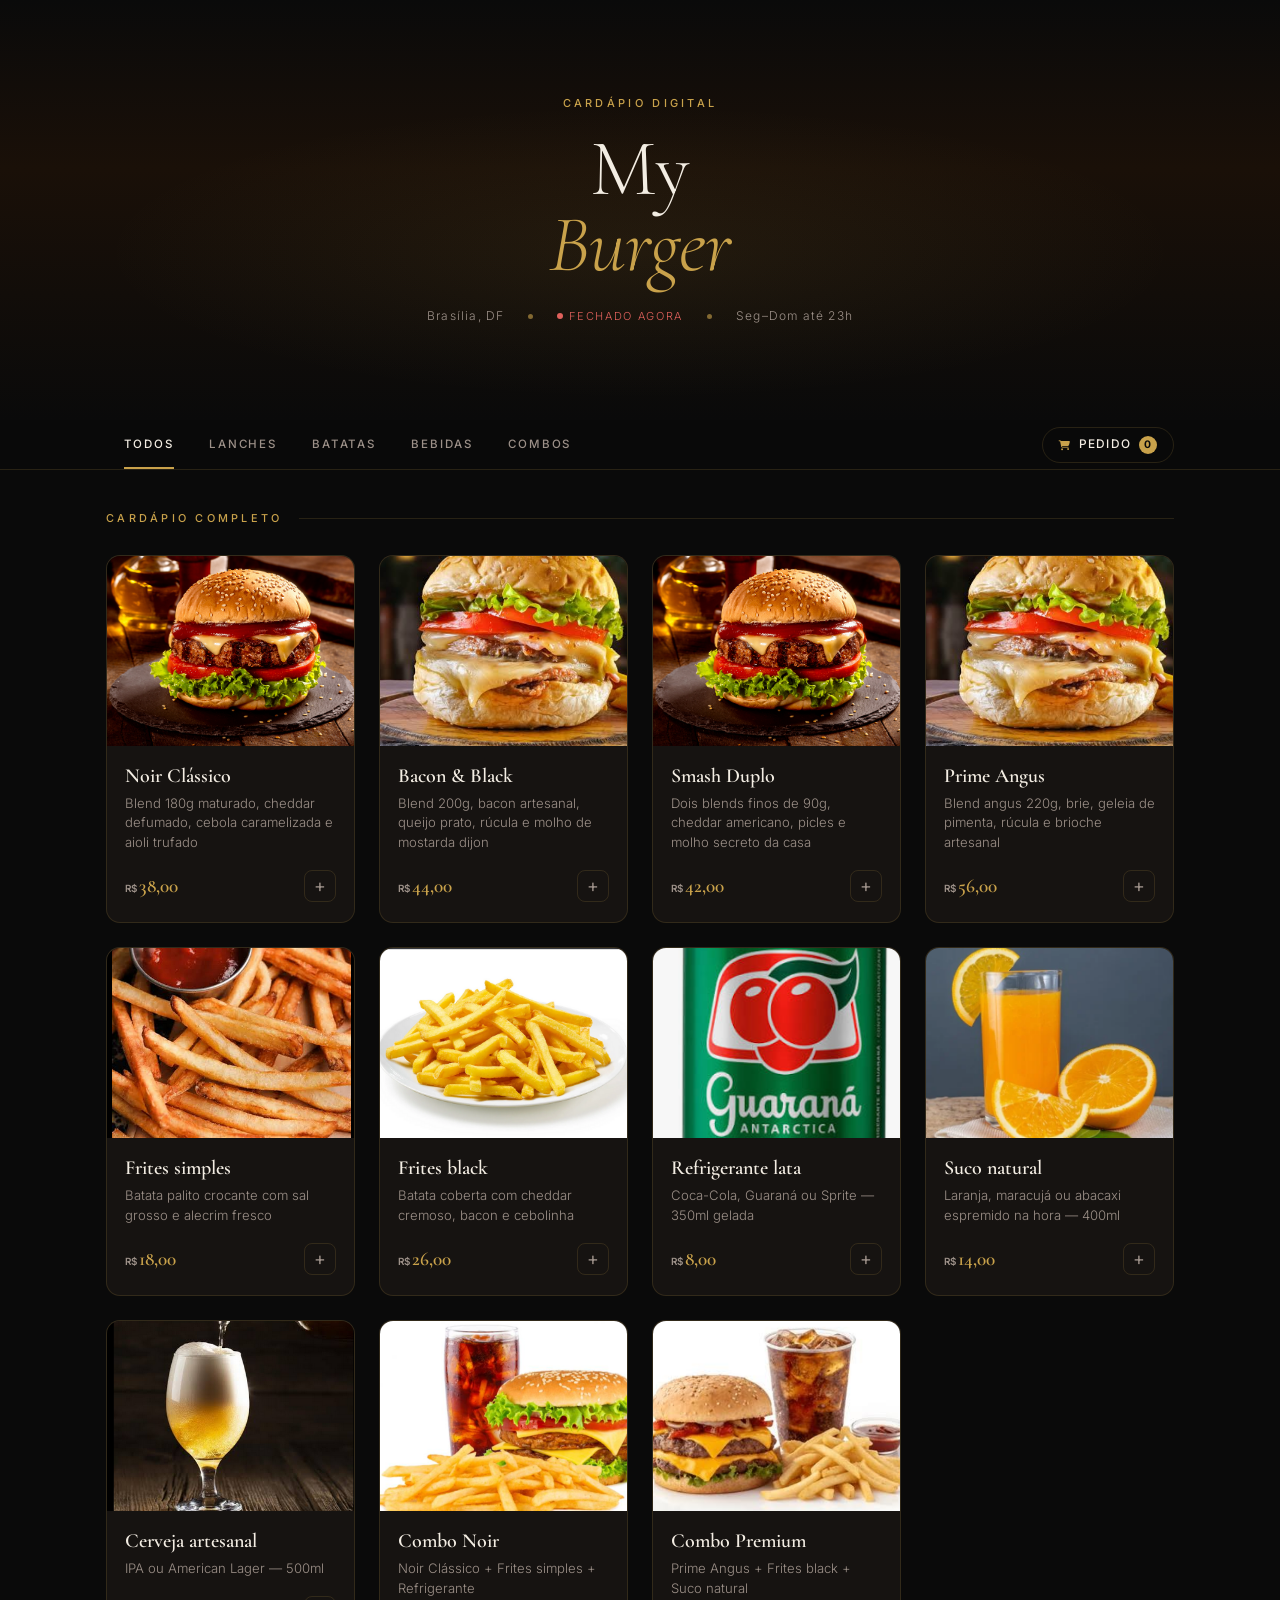
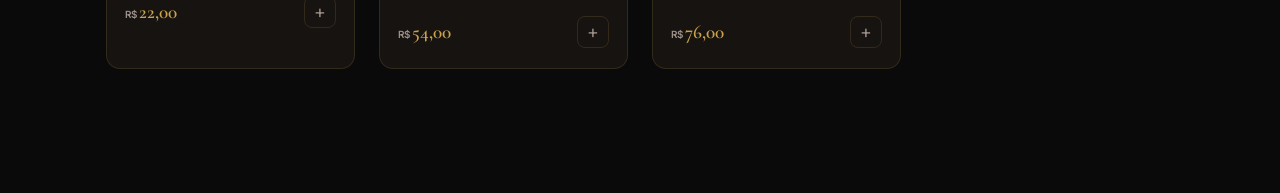
<file: index.html>
<!DOCTYPE html>
<html lang="pt-br">
<head>
<meta charset="UTF-8">
<meta name="viewport" content="width=device-width, initial-scale=1.0">
<title>My Burger — Cardápio</title>
<link href="https://cdn.jsdelivr.net/npm/bootstrap@5.3.3/dist/css/bootstrap.min.css" rel="stylesheet">
<link href="https://fonts.googleapis.com/css2?family=Cormorant+Garamond:ital,wght@0,500;0,600;1,500&family=Inter:wght@300;400;500&display=swap" rel="stylesheet">
<link rel="stylesheet" href="https://cdnjs.cloudflare.com/ajax/libs/font-awesome/6.5.1/css/all.min.css">
<link rel="stylesheet" href="style.css">
</head>
<body>

<section class="hero">
  <p class="hero-eyebrow">Cardápio Digital</p>
  <h1 class="hero-title">My<br><em>Burger</em></h1>
  <div class="hero-meta">
    <span>Brasília, DF</span>
    <span class="dot"></span>
    <span class="hero-status" id="status-badge">Aberto agora</span>
    <span class="dot"></span>
    <span>Seg–Dom até 23h</span>
  </div>
</section>

<div class="nav-wrap">
  <nav class="nav">
    <div class="nav-cats" id="nav-cats">
      <button class="cat-btn active" onclick="filter('todos', this)">Todos</button>
      <button class="cat-btn" onclick="filter('Lanches', this)">Lanches</button>
      <button class="cat-btn" onclick="filter('Batatas', this)">Batatas</button>
      <button class="cat-btn" onclick="filter('Bebidas', this)">Bebidas</button>
      <button class="cat-btn" onclick="filter('Combos', this)">Combos</button>
    </div>
    <div class="scroll-fade" aria-hidden="true">›</div>
    <button class="cart-trigger" onclick="openCart()">
      <i class="fa-solid fa-cart-shopping"></i>
      <span class="cart-trigger-text">Pedido</span>
      <span class="cart-count" id="cart-count">0</span>
    </button>
  </nav>
</div>

<main class="main">
  <p class="section-label" id="section-label">Cardápio completo</p>
  <div class="row g-4" id="products-grid"></div>
</main>

<div class="overlay" id="overlay" onclick="handleOverlayClick(event)">
  <div class="cart-panel" id="cart-panel">
    <div class="cart-header">
      <h2 class="cart-title">Seu pedido</h2>
      <button class="close-btn" onclick="closeCart()">×</button>
    </div>

    <div class="cart-items" id="cart-items">
      <p class="cart-empty">Nenhum item adicionado ainda.</p>
    </div>

    <div class="cart-footer">
      <div class="delivery-section">
        <p class="delivery-label">Entrega</p>
        <div class="delivery-opts">
          <button class="delivery-opt selected" id="opt-retirada" onclick="selectDelivery('retirada')">Retirar</button>
          <button class="delivery-opt" id="opt-delivery" onclick="selectDelivery('delivery')">Delivery</button>
        </div>

        <div class="endereco-block" id="endereco-block">
          <div class="cep-row">
            <input class="cep-input" type="text" id="cep-input" placeholder="CEP" maxlength="9" oninput="maskCEP(this)" onblur="buscarCEP()">
            <button class="cep-btn" onclick="buscarCEP()">Ok</button>
          </div>

          <button class="loc-btn" id="loc-btn" onclick="usarLocalizacao()">📍 Usar minha localização</button>

          <input class="cep-input full-input" type="text" id="rua-input" placeholder="Rua e bairro (preenche sozinho, mas pode editar)">

          <div class="numero-row">
            <input class="cep-input" type="text" id="numero-input" placeholder="Número">
            <input class="cep-input" type="text" id="complemento-input" placeholder="Complemento (opcional)">
          </div>
        </div>
      </div>

      <div class="payment-section">
        <p class="delivery-label">Pagamento na entrega</p>
        <div class="delivery-opts">
          <button class="delivery-opt selected" id="opt-pix" onclick="selectPayment('pix')">Pix</button>
          <button class="delivery-opt" id="opt-credito" onclick="selectPayment('credito')">Crédito</button>
          <button class="delivery-opt" id="opt-debito" onclick="selectPayment('debito')">Débito</button>
          <button class="delivery-opt" id="opt-dinheiro" onclick="selectPayment('dinheiro')">Dinheiro</button>
        </div>
        <div class="troco-row" id="troco-row">
          <input class="cep-input" type="number" id="troco-input" placeholder="Troco para quanto?">
        </div>
      </div>

      <div class="cart-total-row">
        <span class="cart-total-label">Total</span>
        <span class="cart-total-value" id="cart-total">R$ 0,00</span>
      </div>
      <button class="whats-btn" id="whats-btn" onclick="enviarWhats()" disabled>
        Enviar via WhatsApp
      </button>
    </div>
  </div>
</div>

<script src="script.js"></script>
</body>
</html>
</file>
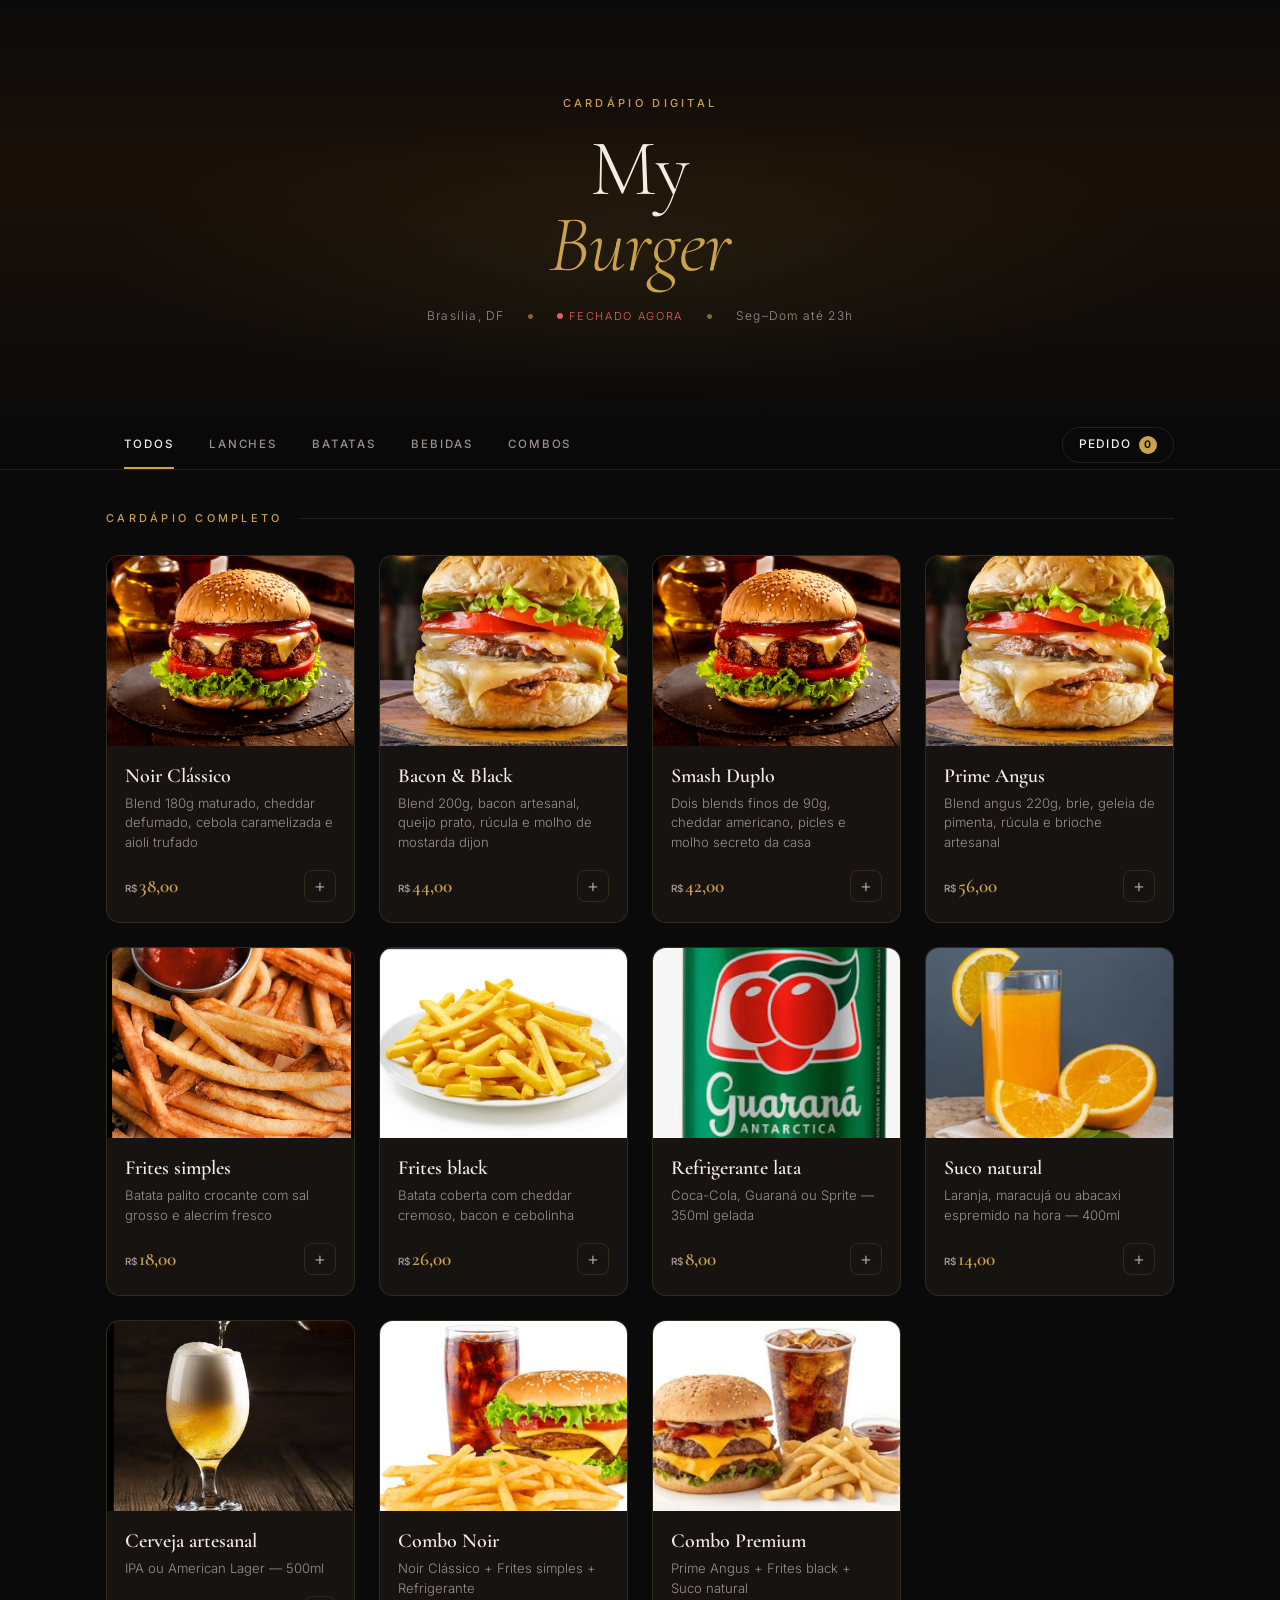
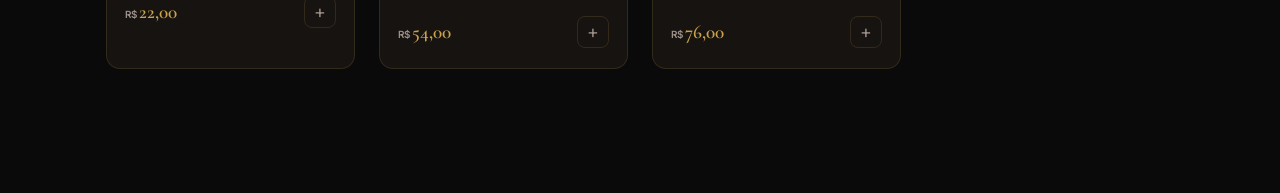
<file: cardapio.html>
<!DOCTYPE html>
<html lang="pt-br">
<head>
<meta charset="UTF-8">
<meta name="viewport" content="width=device-width, initial-scale=1.0">
<title>My Burger — Cardápio</title>
<link href="https://cdn.jsdelivr.net/npm/bootstrap@5.3.3/dist/css/bootstrap.min.css" rel="stylesheet">
<link href="https://fonts.googleapis.com/css2?family=Cormorant+Garamond:ital,wght@0,500;0,600;1,500&family=Inter:wght@300;400;500&display=swap" rel="stylesheet">
<link rel="stylesheet" href="style.css">
</head>
<body>

<section class="hero">
  <p class="hero-eyebrow">Cardápio Digital</p>
  <h1 class="hero-title">My<br><em>Burger</em></h1>
  <div class="hero-meta">
    <span>Brasília, DF</span>
    <span class="dot"></span>
    <span class="hero-status" id="status-badge">Aberto agora</span>
    <span class="dot"></span>
    <span>Seg–Dom até 23h</span>
  </div>
</section>

<div class="nav-wrap">
  <nav class="nav">
    <div class="nav-cats" id="nav-cats">
      <button class="cat-btn active" onclick="filter('todos', this)">Todos</button>
      <button class="cat-btn" onclick="filter('Lanches', this)">Lanches</button>
      <button class="cat-btn" onclick="filter('Batatas', this)">Batatas</button>
      <button class="cat-btn" onclick="filter('Bebidas', this)">Bebidas</button>
      <button class="cat-btn" onclick="filter('Combos', this)">Combos</button>
    </div>
    <button class="cart-trigger" onclick="openCart()">
      Pedido <span class="cart-count" id="cart-count">0</span>
    </button>
  </nav>
</div>

<main class="main">
  <p class="section-label" id="section-label">Cardápio completo</p>
  <div class="row g-4" id="products-grid"></div>
</main>

<div class="overlay" id="overlay" onclick="handleOverlayClick(event)">
  <div class="cart-panel" id="cart-panel">
    <div class="cart-header">
      <h2 class="cart-title">Seu pedido</h2>
      <button class="close-btn" onclick="closeCart()">×</button>
    </div>

    <div class="cart-items" id="cart-items">
      <p class="cart-empty">Nenhum item adicionado ainda.</p>
    </div>

    <div class="cart-footer">
      <div class="delivery-section">
        <p class="delivery-label">Entrega</p>
        <div class="delivery-opts">
          <button class="delivery-opt selected" id="opt-retirada" onclick="selectDelivery('retirada')">Retirar</button>
          <button class="delivery-opt" id="opt-delivery" onclick="selectDelivery('delivery')">Delivery</button>
        </div>

        <div class="endereco-block" id="endereco-block">
          <div class="cep-row">
            <input class="cep-input" type="text" id="cep-input" placeholder="CEP" maxlength="9" oninput="maskCEP(this)" onblur="buscarCEP()">
            <button class="cep-btn" onclick="buscarCEP()">Ok</button>
          </div>

          <button class="loc-btn" id="loc-btn" onclick="usarLocalizacao()">📍 Usar minha localização</button>

          <input class="cep-input full-input" type="text" id="rua-input" placeholder="Rua e bairro (preenche sozinho, mas pode editar)">

          <div class="numero-row">
            <input class="cep-input" type="text" id="numero-input" placeholder="Número">
            <input class="cep-input" type="text" id="complemento-input" placeholder="Complemento (opcional)">
          </div>
        </div>
      </div>

      <div class="payment-section">
        <p class="delivery-label">Pagamento na entrega</p>
        <div class="delivery-opts">
          <button class="delivery-opt selected" id="opt-pix" onclick="selectPayment('pix')">Pix</button>
          <button class="delivery-opt" id="opt-credito" onclick="selectPayment('credito')">Crédito</button>
          <button class="delivery-opt" id="opt-debito" onclick="selectPayment('debito')">Débito</button>
          <button class="delivery-opt" id="opt-dinheiro" onclick="selectPayment('dinheiro')">Dinheiro</button>
        </div>
        <div class="troco-row" id="troco-row">
          <input class="cep-input" type="number" id="troco-input" placeholder="Troco para quanto?">
        </div>
      </div>

      <div class="cart-total-row">
        <span class="cart-total-label">Total</span>
        <span class="cart-total-value" id="cart-total">R$ 0,00</span>
      </div>
      <button class="whats-btn" id="whats-btn" onclick="enviarWhats()" disabled>
        Enviar via WhatsApp
      </button>
    </div>
  </div>
</div>

<script src="script.js"></script>
</body>
</html>
</file>
<file: style.css>
:root{
  --ink:#0a0a0a;
  --paper:#161311;
  --paper2:#1f1b18;
  --cream:#F3EDE3;
  --muted:#9C9088;
  --gold:#C9A24B;
  --gold-light:#e3c279;
  --border:rgba(201,162,75,.16);
}
*{box-sizing:border-box;}
body{
  background:var(--ink);
  color:var(--cream);
  font-family:'Inter',sans-serif;
  font-weight:300;
  padding-bottom:60px;
}
.display{ font-family:'Cormorant Garamond',serif; }

/* ---- Hero ---- */
.hero {
  position: relative;
  height: 420px;
  background: linear-gradient(180deg, #0a0a0a 0%, #1a1008 40%, #0a0a0a 100%);
  display: flex;
  flex-direction: column;
  align-items: center;
  justify-content: center;
  text-align: center;
  overflow: hidden;
}

.hero::before {
  content: '';
  position: absolute;
  inset: 0;
  background:
    radial-gradient(ellipse 60% 50% at 50% 60%, rgba(201,168,76,0.08) 0%, transparent 70%);
}

.hero-eyebrow {
  font-family: 'Inter', sans-serif;
  font-size: 11px;
  font-weight: 500;
  letter-spacing: 0.3em;
  color: var(--gold);
  text-transform: uppercase;
  margin-bottom: 1.25rem;
  position: relative;
}

.hero-title {
  font-family: 'Cormorant Garamond', serif;
  font-size: clamp(52px, 8vw, 80px);
  font-weight: 300;
  line-height: 0.95;
  letter-spacing: -0.01em;
  color: var(--cream);
  position: relative;
  margin-bottom: 1.5rem;
}

.hero-title em {
  font-style: italic;
  color: var(--gold);
}

.hero-meta {
  display: flex;
  align-items: center;
  gap: 1.5rem;
  font-size: 12px;
  color: var(--muted);
  letter-spacing: 0.1em;
  position: relative;
}

.hero-meta .dot {
  width: 5px;
  height: 5px;
  border-radius: 50%;
  background: var(--gold);
  opacity: 0.6;
}

.hero-status {
  display: flex;
  align-items: center;
  gap: 6px;
  color: #5adb8a;
  font-size: 11px;
  letter-spacing: 0.15em;
  text-transform: uppercase;
  transition: color .3s;
}

.hero-status::before {
  content: '';
  width: 6px;
  height: 6px;
  border-radius: 50%;
  background: currentColor;
  animation: pulse 2s infinite;
}

.hero-status.fechado {
  color: #e0615c;
}

.hero-status.fechado::before {
  animation: none;
  opacity: 1;
}

@keyframes pulse {
  0%, 100% { opacity: 1; }
  50% { opacity: 0.3; }
}

/* ---- Nav + filtro de categorias ---- */
.nav-wrap{
  position:sticky;
  top:0;
  z-index:100;
  background:rgba(10,10,10,.94);
  backdrop-filter:blur(10px);
  border-bottom:1px solid var(--border);
}
.nav{
  max-width:1100px;
  margin:0 auto;
  display:flex;
  align-items:center;
  justify-content:space-between;
  padding:0 1rem;
}
.nav-cats{
  display:flex;
  overflow-x:auto;
  scrollbar-width:none;
  min-width:0;
  flex:1;
}
.nav-cats::-webkit-scrollbar{ display:none; }
.cat-btn{
  padding:1rem 1.1rem;
  background:none;
  border:none;
  color:var(--muted);
  font-size:.72rem;
  font-weight:500;
  letter-spacing:.16em;
  text-transform:uppercase;
  cursor:pointer;
  white-space:nowrap;
  position:relative;
  transition:color .2s;
}
.cat-btn::after{
  content:'';
  position:absolute;
  bottom:0; left:1.1rem; right:1.1rem;
  height:2px;
  background:var(--gold);
  transform:scaleX(0);
  transition:transform .25s;
}
.cat-btn.active, .cat-btn:hover{ color:var(--cream); }
.cat-btn.active::after{ transform:scaleX(1); }

.scroll-fade{
  display:none;
  position:relative;
  flex-shrink:0;
  width:30px;
  margin-left:-30px;
  align-self:stretch;
  align-items:center;
  justify-content:flex-end;
  padding-right:2px;
  background:linear-gradient(to right, transparent, var(--ink) 70%);
  color:var(--gold);
  font-size:16px;
  pointer-events:none;
  z-index:2;
  animation:nudge 1.6s ease-in-out infinite;
}
@keyframes nudge{
  0%, 100% { transform:translateX(0); opacity:.7; }
  50% { transform:translateX(3px); opacity:1; }
}

.cart-trigger{
  display:flex;
  align-items:center;
  gap:8px;
  background:none;
  border:1px solid var(--border);
  color:var(--cream);
  padding:8px 16px;
  border-radius:999px;
  font-size:.74rem;
  font-weight:500;
  letter-spacing:.1em;
  text-transform:uppercase;
  cursor:pointer;
  flex-shrink:0;
  margin-left:1rem;
  transition:.2s;
}
.cart-trigger:hover{ border-color:var(--gold); color:var(--gold); }
.cart-trigger i{ color:var(--gold); font-size:.85em; }
.cart-count{
  background:var(--gold);
  color:var(--ink);
  border-radius:50%;
  width:18px; height:18px;
  font-size:.65rem;
  font-weight:700;
  display:inline-flex;
  align-items:center;
  justify-content:center;
}

/* ---- Grid de produtos ---- */
.main{
  max-width:1100px;
  margin:0 auto;
  padding:2.5rem 1rem 4rem;
}
.section-label{
  font-size:.68rem;
  font-weight:500;
  letter-spacing:.3em;
  text-transform:uppercase;
  color:var(--gold);
  margin-bottom:1.75rem;
  display:flex;
  align-items:center;
  gap:1rem;
}
.section-label::after{
  content:'';
  flex:1;
  height:1px;
  background:var(--border);
}

.product-card{
  background:var(--paper);
  border-radius:14px;
  overflow:hidden;
  height:100%;
  border:1px solid var(--border);
  cursor:pointer;
  transition:transform .25s ease, border-color .25s ease;
}
.product-card:hover{
  transform:translateY(-4px);
  border-color:rgba(201,162,75,.4);
  background:var(--paper2);
}
.product-img{
  width:100%;
  height:190px;
  object-fit:cover;
  display:block;
}
.product-body{ padding:18px 18px 20px; }
.product-name{
  font-family:'Cormorant Garamond',serif;
  font-size:1.25rem;
  font-weight:600;
  margin:0 0 6px;
}
.product-desc{
  font-size:.82rem;
  color:var(--muted);
  line-height:1.5;
  margin-bottom:1.1rem;
}
.product-footer{
  display:flex;
  align-items:center;
  justify-content:space-between;
}
.product-price{
  font-family:'Cormorant Garamond',serif;
  font-size:1.2rem;
  color:var(--gold);
  font-weight:600;
}
.product-price small{
  font-family:'Inter',sans-serif;
  font-size:.62rem;
  color:var(--muted);
  margin-right:2px;
}
.add-btn{
  width:32px; height:32px;
  border:1px solid var(--border);
  background:none;
  color:var(--muted);
  border-radius:8px;
  font-size:18px;
  cursor:pointer;
  display:flex;
  align-items:center;
  justify-content:center;
  transition:.2s;
  line-height:1;
}
.add-btn:hover{
  border-color:var(--gold);
  color:var(--gold);
  background:rgba(201,162,75,.08);
}

/* ---- Carrinho (overlay lateral) ---- */
.overlay{
  position:fixed; inset:0;
  background:rgba(0,0,0,.7);
  z-index:200;
  display:flex;
  justify-content:flex-end;
  opacity:0;
  pointer-events:none;
  transition:opacity .3s;
}
.overlay.open{ opacity:1; pointer-events:all; }
.cart-panel{
  background:var(--paper);
  width:min(420px,100vw);
  height:100%;
  padding:2rem;
  display:flex;
  flex-direction:column;
  transform:translateX(100%);
  transition:transform .35s cubic-bezier(.4,0,.2,1);
  border-left:1px solid var(--border);
  overflow-y:auto;
}
.overlay.open .cart-panel{ transform:translateX(0); }
.cart-header{
  display:flex;
  align-items:center;
  justify-content:space-between;
  margin-bottom:1.75rem;
  padding-bottom:1.25rem;
  border-bottom:1px solid var(--border);
}
.cart-title{ font-family:'Cormorant Garamond',serif; font-size:1.5rem; font-weight:600; }
.close-btn{
  background:none;
  border:1px solid var(--border);
  color:var(--muted);
  width:32px; height:32px;
  border-radius:8px;
  cursor:pointer;
  font-size:18px;
  display:flex;
  align-items:center;
  justify-content:center;
  transition:.2s;
}
.close-btn:hover{ border-color:var(--gold); color:var(--gold); }
.cart-items{ flex:1; }
.cart-item{
  display:flex;
  justify-content:space-between;
  align-items:flex-start;
  gap:1rem;
  padding:1rem 0;
  border-bottom:1px solid var(--border);
}
.cart-item-name{ font-family:'Cormorant Garamond',serif; font-size:1.05rem; margin-bottom:2px; }
.cart-item-price{ font-size:.78rem; color:var(--gold); }
.remove-btn{
  background:none; border:none;
  color:var(--muted);
  cursor:pointer;
  font-size:16px;
  transition:.2s;
}
.remove-btn:hover{ color:#e05c5c; }
.cart-empty{
  text-align:center;
  padding:3rem 0;
  color:var(--muted);
  font-size:.85rem;
}
.cart-footer{
  padding-top:1.25rem;
  border-top:1px solid var(--border);
  margin-top:1rem;
}
.delivery-section{ margin-top:1.25rem; padding-top:1.25rem; border-top:1px solid var(--border); }
.delivery-label{
  font-size:.68rem;
  letter-spacing:.2em;
  text-transform:uppercase;
  color:var(--muted);
  margin-bottom:.6rem;
}
.delivery-opts{ display:flex; gap:8px; margin-bottom:.85rem; flex-wrap:wrap; }
.delivery-opt{
  flex:1;
  min-width:70px;
  padding:9px;
  border:1px solid var(--border);
  background:none;
  color:var(--muted);
  font-size:.75rem;
  letter-spacing:.06em;
  text-transform:uppercase;
  cursor:pointer;
  border-radius:8px;
  transition:.2s;
}
.delivery-opt.selected{
  border-color:var(--gold);
  color:var(--gold);
  background:rgba(201,162,75,.08);
}

/* ---- Bloco de endereço (CEP, localização, rua, número) ---- */
.endereco-block{
  display:none;
  flex-direction:column;
  gap:8px;
}
.endereco-block.visible{ display:flex; }

.cep-row{ display:flex; gap:8px; }
.cep-input{
  flex:1;
  background:var(--ink);
  border:1px solid var(--border);
  color:var(--cream);
  padding:9px 11px;
  font-size:.85rem;
  border-radius:8px;
  outline:none;
}
.cep-input:focus{ border-color:var(--gold); }
.cep-input::placeholder{ color:var(--muted); }
.full-input{ width:100%; }
.numero-row{ display:flex; gap:8px; }

.cep-btn{
  background:none;
  border:1px solid var(--border);
  color:var(--muted);
  padding:9px 13px;
  font-size:.75rem;
  border-radius:8px;
  cursor:pointer;
  text-transform:uppercase;
}
.cep-btn:hover{ border-color:var(--gold); color:var(--gold); }

.loc-btn{
  width:100%;
  background:rgba(201,162,75,.08);
  border:1px dashed var(--border);
  color:var(--gold);
  padding:9px 12px;
  font-size:.78rem;
  font-weight:500;
  border-radius:8px;
  cursor:pointer;
  transition:.2s;
}
.loc-btn:hover{ background:rgba(201,162,75,.16); border-color:var(--gold); }

.cart-total-row{
  display:flex;
  justify-content:space-between;
  align-items:baseline;
  margin-bottom:1.25rem;
}
.cart-total-label{ font-size:.7rem; letter-spacing:.15em; text-transform:uppercase; color:var(--muted); }
.cart-total-value{ font-family:'Cormorant Garamond',serif; font-size:1.7rem; color:var(--gold); }
.whats-btn{
  width:100%;
  background:var(--gold);
  color:var(--ink);
  border:none;
  padding:14px;
  font-size:.78rem;
  font-weight:600;
  letter-spacing:.16em;
  text-transform:uppercase;
  cursor:pointer;
  border-radius:999px;
  transition:.2s;
}
.whats-btn:hover{ background:var(--gold-light); }
.whats-btn:disabled{ opacity:.3; cursor:not-allowed; }

@media (max-width:600px){
  .hero{ height:auto; padding:54px 16px 28px; }
  .hero-title{ font-size:44px; }
  .cat-btn{ padding:1rem .65rem; font-size:.7rem; letter-spacing:.05em; }
  .scroll-fade{ display:flex; }
  .cart-trigger-text{ display:none; }
  .cart-trigger{ padding:8px 12px; }
}
</file>
